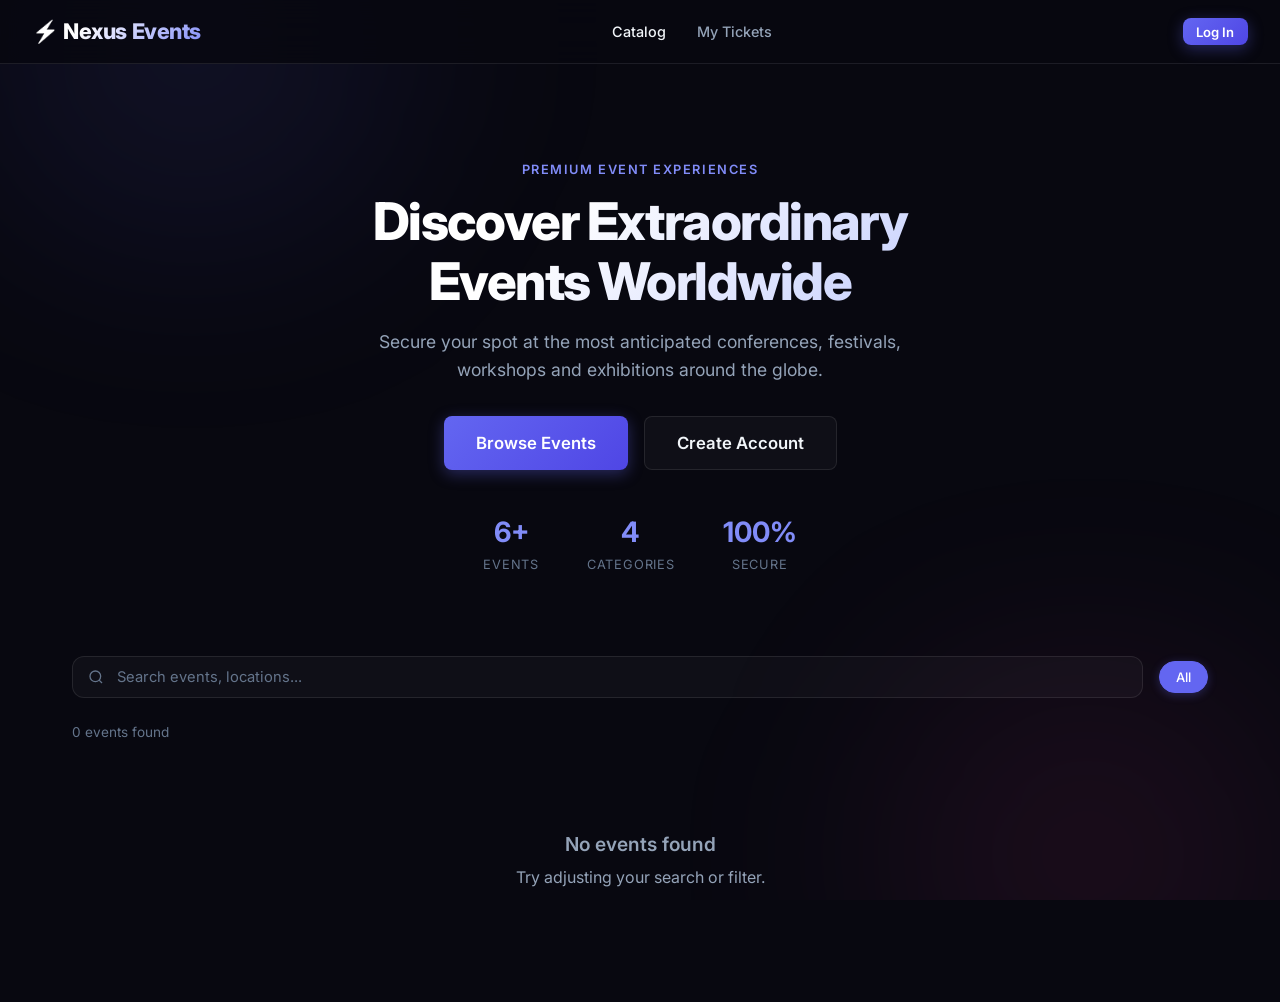
<file: index.html>
<!DOCTYPE html>
<html lang="en">
<head>
    <meta charset="UTF-8">
    <meta name="viewport" content="width=device-width, initial-scale=1.0">
    <title>Nexus Events | Premium Experiences</title>
    <meta name="description" content="Book tickets for the most exclusive conferences, festivals, workshops, and exhibitions worldwide. Discover extraordinary experiences on Nexus Events.">
    <link rel="stylesheet" href="styles/main.css">
</head>
<body>
    <div class="bg-glow"></div>

    <!-- HEADER -->
    <header>
        <a href="index.html" class="logo">⚡ Nexus Events</a>
        <div class="nav-center" id="nav-center">
            <nav>
                <a href="index.html" class="active">Catalog</a>
                <a href="dashboard.html">My Tickets</a>
            </nav>
        </div>
        <div class="nav-right" id="nav-right"></div>
    </header>

    <!-- MAIN -->
    <main>
        <!-- Hero -->
        <section class="hero">
            <p style="font-size:0.8rem; font-weight:600; letter-spacing:0.12em; text-transform:uppercase; color:var(--primary-light); margin-bottom:0.75rem;">
                Premium Event Experiences
            </p>
            <h1>Discover Extraordinary<br>Events Worldwide</h1>
            <p class="hero-subtitle">
                Secure your spot at the most anticipated conferences, festivals, workshops and exhibitions around the globe.
            </p>
            <div style="display:flex; gap:1rem; justify-content:center; flex-wrap:wrap;">
                <a href="#catalog" class="btn btn-primary btn-lg">Browse Events</a>
                <button class="btn btn-secondary btn-lg" onclick="openAuthModal('register')" id="hero-register-btn">Create Account</button>
            </div>
            <div class="hero-stats">
                <div>
                    <div class="hero-stat-value">6+</div>
                    <div class="hero-stat-label">Events</div>
                </div>
                <div>
                    <div class="hero-stat-value">4</div>
                    <div class="hero-stat-label">Categories</div>
                </div>
                <div>
                    <div class="hero-stat-value">100%</div>
                    <div class="hero-stat-label">Secure</div>
                </div>
            </div>
        </section>

        <!-- Catalog -->
        <section id="catalog">
            <div class="search-filter-bar">
                <div class="search-wrapper">
                    <svg class="search-icon" width="16" height="16" viewBox="0 0 24 24" fill="none" stroke="currentColor" stroke-width="2">
                        <circle cx="11" cy="11" r="8"/><path d="m21 21-4.35-4.35"/>
                    </svg>
                    <input
                        type="search"
                        id="catalog-search"
                        class="search-input"
                        placeholder="Search events, locations..."
                        autocomplete="off"
                    >
                </div>
                <div class="filter-tabs" id="filter-tabs">
                    <!-- Injected by app.js -->
                    <button class="filter-tab active" data-category="all">All</button>
                </div>
            </div>

            <div class="results-count" id="results-count"></div>

            <div class="events-grid" id="events-container">
                <!-- Injected by app.js -->
            </div>
        </section>
    </main>

    <!-- AUTH MODAL (Login + Register tabs) -->
    <div class="modal-overlay" id="auth-modal" role="dialog" aria-modal="true" aria-label="Authentication">
        <div class="modal-content">
            <button class="modal-close" onclick="closeAuthModal()" aria-label="Close">&times;</button>

            <div class="modal-tabs">
                <button class="modal-tab active" data-tab="login" onclick="switchAuthTab('login')">Log In</button>
                <button class="modal-tab" data-tab="register" onclick="switchAuthTab('register')">Register</button>
            </div>

            <!-- Login Form -->
            <div class="auth-form-panel" data-panel="login">
                <form onsubmit="handleLogin(event)">
                    <div class="form-group">
                        <label for="login-email">Email</label>
                        <input type="email" id="login-email" class="form-input" placeholder="you@example.com" required>
                    </div>
                    <div class="form-group">
                        <label for="login-pass">Password</label>
                        <input type="password" id="login-pass" class="form-input" placeholder="••••••••" required>
                    </div>
                    <button type="submit" class="btn btn-primary btn-full" style="margin-top:0.5rem;">
                        <span class="btn-text">Log In</span>
                        <div class="loader btn-loader" style="display:none;"></div>
                    </button>
                </form>
                <p style="text-align:center; margin-top:1.25rem; font-size:0.85rem; color:var(--text-muted);">
                    Demo: <code style="color:var(--primary-light)">admin@nexus.com</code> / <code style="color:var(--primary-light)">password123</code>
                </p>
            </div>

            <!-- Register Form -->
            <div class="auth-form-panel" data-panel="register" style="display:none;">
                <form onsubmit="handleRegister(event)">
                    <div class="form-group">
                        <label for="reg-name">Full Name</label>
                        <input type="text" id="reg-name" class="form-input" placeholder="Jane Smith" required>
                    </div>
                    <div class="form-group">
                        <label for="reg-email">Email</label>
                        <input type="email" id="reg-email" class="form-input" placeholder="you@example.com" required>
                    </div>
                    <div class="form-group">
                        <label for="reg-pass">Password</label>
                        <input type="password" id="reg-pass" class="form-input" placeholder="Min. 6 characters" required>
                    </div>
                    <button type="submit" class="btn btn-primary btn-full" style="margin-top:0.5rem;">
                        <span class="btn-text">Create Account</span>
                        <div class="loader btn-loader" style="display:none;"></div>
                    </button>
                </form>
            </div>
        </div>
    </div>

    <script src="scripts/data.js"></script>
    <script src="scripts/app.js"></script>
</body>
</html>
</file>
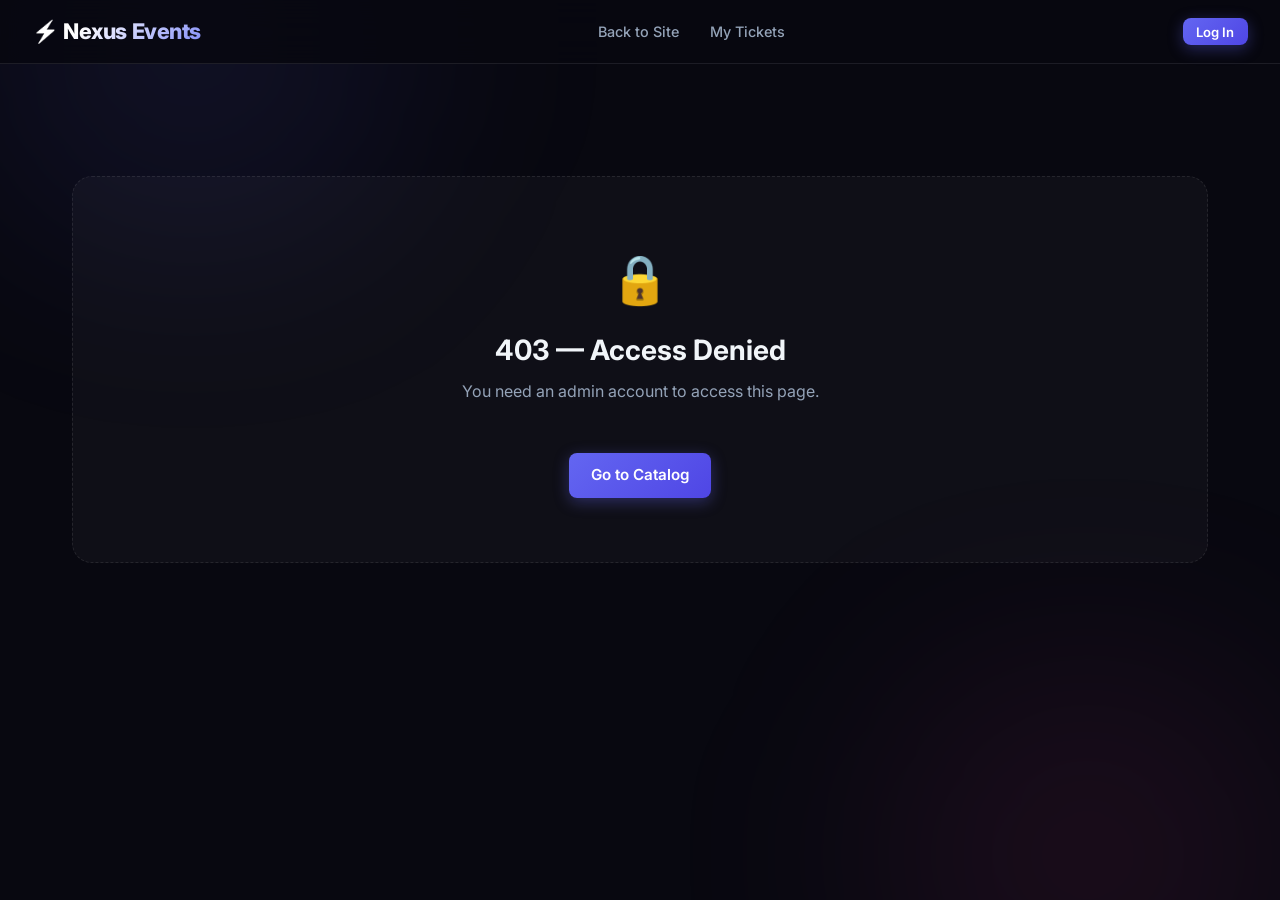
<file: admin.html>
<!DOCTYPE html>
<html lang="en">
<head>
    <meta charset="UTF-8">
    <meta name="viewport" content="width=device-width, initial-scale=1.0">
    <title>Admin Dashboard | Nexus Events</title>
    <meta name="description" content="Manage events and bookings for Nexus Events.">
    <link rel="stylesheet" href="styles/main.css">
</head>
<body>
    <div class="bg-glow"></div>

    <!-- HEADER -->
    <header>
        <a href="index.html" class="logo">⚡ Nexus Events</a>
        <div class="nav-center">
            <nav>
                <a href="index.html">Back to Site</a>
                <a href="dashboard.html">My Tickets</a>
            </nav>
        </div>
        <div class="nav-right" id="nav-right"></div>
    </header>

    <main id="admin-main">
        <div style="display:flex; justify-content:center; padding:4rem;">
            <div class="loader loader-lg"></div>
        </div>
    </main>

    <script src="scripts/data.js"></script>
    <script src="scripts/app.js"></script>
    <script>
    document.addEventListener('DOMContentLoaded', async () => {
        renderNav();

        const user = getCurrentUser();
        const main = document.getElementById('admin-main');

        if (!user || !user.is_admin) {
            main.innerHTML = `
                <div class="empty-state" style="margin-top:4rem;">
                    <div style="font-size:3rem;margin-bottom:1rem;">🔒</div>
                    <h2>403 — Access Denied</h2>
                    <p>You need an admin account to access this page.</p>
                    <a href="index.html" class="btn btn-primary" style="margin-top:1.5rem;">Go to Catalog</a>
                </div>
            `;
            return;
        }

        renderAdminDashboard(main);
    });


    // =====================================================================
    // RENDER ADMIN DASHBOARD
    // =====================================================================
    function renderAdminDashboard(container) {
        container.innerHTML = `
            <div style="display:flex; justify-content:space-between; align-items:center; margin-bottom:2rem; flex-wrap:wrap; gap:1rem;">
                <h1 style="font-size:2rem;">Admin Dashboard</h1>
                <span style="color:var(--text-muted); font-size:0.85rem;">Logged in as Admin</span>
            </div>

            <div class="admin-layout">
                <!-- Sidebar: Create Event Form -->
                <div class="admin-sidebar">
                    <h3 style="margin-bottom:1.5rem; padding-bottom:0.75rem; border-bottom:1px solid var(--border-color);">
                        Create New Event
                    </h3>
                    <form id="create-event-form" onsubmit="handleCreateEvent(event)">
                        <div class="form-group">
                            <label>Event ID <span style="color:var(--text-muted); font-weight:400;">(e.g., evt-007)</span></label>
                            <input type="text" id="ev-id" class="form-input" placeholder="evt-007" required pattern="[a-z0-9\\-]+">
                        </div>
                        <div class="form-group">
                            <label>Title</label>
                            <input type="text" id="ev-title" class="form-input" placeholder="Event name" required>
                        </div>
                        <div class="form-group">
                            <label>Category</label>
                            <select id="ev-category" class="form-input" required>
                                <option value="">Select category...</option>
                                <option value="Conference">Conference</option>
                                <option value="Festival">Festival</option>
                                <option value="Workshop">Workshop</option>
                                <option value="Exhibition">Exhibition</option>
                                <option value="General">General</option>
                            </select>
                        </div>
                        <div class="form-group">
                            <label>Date</label>
                            <input type="date" id="ev-date" class="form-input" required>
                        </div>
                        <div class="form-group">
                            <label>Time</label>
                            <input type="text" id="ev-time" class="form-input" placeholder="09:00 AM" required>
                        </div>
                        <div class="form-group">
                            <label>Location</label>
                            <input type="text" id="ev-loc" class="form-input" placeholder="Venue, City" required>
                        </div>
                        <div class="form-group">
                            <label>Price (USD)</label>
                            <input type="number" id="ev-price" class="form-input" step="0.01" min="0" placeholder="99.00" required>
                        </div>
                        <div class="form-group">
                            <label>Total Tickets</label>
                            <input type="number" id="ev-tickets" class="form-input" min="1" placeholder="500" required>
                        </div>
                        <div class="form-group">
                            <label>Image URL <span style="color:var(--text-muted); font-weight:400;">(optional)</span></label>
                            <input type="url" id="ev-image" class="form-input" placeholder="https://...">
                        </div>
                        <div class="form-group">
                            <label>Description</label>
                            <textarea id="ev-desc" class="form-input" rows="4" placeholder="Describe your event..."></textarea>
                        </div>
                        <button type="submit" class="btn btn-primary btn-full" id="create-btn">
                            <span class="btn-text">Create Event</span>
                            <div class="loader btn-loader" style="display:none;"></div>
                        </button>
                    </form>
                </div>

                <!-- Main panel: Tabs for Events & Bookings -->
                <div class="admin-panel">
                    <!-- Stats -->
                    <div class="admin-stats" id="admin-stats">
                        <div class="admin-stat">
                            <div class="admin-stat-num" id="stat-events">—</div>
                            <div class="admin-stat-label">Total Events</div>
                        </div>
                        <div class="admin-stat">
                            <div class="admin-stat-num" id="stat-bookings">—</div>
                            <div class="admin-stat-label">Total Bookings</div>
                        </div>
                        <div class="admin-stat">
                            <div class="admin-stat-num" id="stat-revenue">—</div>
                            <div class="admin-stat-label">Revenue</div>
                        </div>
                    </div>

                    <!-- Tabs -->
                    <div class="admin-tabs">
                        <button class="admin-tab-btn active" onclick="switchAdminTab('events', this)">Events</button>
                        <button class="admin-tab-btn" onclick="switchAdminTab('bookings', this)">All Bookings</button>
                    </div>

                    <!-- Events Tab -->
                    <div class="admin-tab-content active" id="admin-tab-events">
                        <div class="admin-panel-body">
                            <table class="data-table">
                                <thead>
                                    <tr>
                                        <th>Event</th>
                                        <th>Category</th>
                                        <th>Date</th>
                                        <th>Price</th>
                                        <th>Sold / Total</th>
                                        <th>Actions</th>
                                    </tr>
                                </thead>
                                <tbody id="admin-events-tbody">
                                    <tr><td colspan="6" style="text-align:center; padding:2rem; color:var(--text-muted);">
                                        <div class="loader" style="display:inline-block; margin-right:0.5rem;"></div>Loading...
                                    </td></tr>
                                </tbody>
                            </table>
                        </div>
                    </div>

                    <!-- Bookings Tab -->
                    <div class="admin-tab-content" id="admin-tab-bookings">
                        <div class="admin-panel-body">
                            <table class="data-table">
                                <thead>
                                    <tr>
                                        <th>Booking ID</th>
                                        <th>Event</th>
                                        <th>Customer</th>
                                        <th>Qty</th>
                                        <th>Total Paid</th>
                                        <th>Date</th>
                                    </tr>
                                </thead>
                                <tbody id="admin-bookings-tbody">
                                    <tr><td colspan="6" style="text-align:center; padding:2rem; color:var(--text-muted);">
                                        <div class="loader" style="display:inline-block; margin-right:0.5rem;"></div>Loading...
                                    </td></tr>
                                </tbody>
                            </table>
                        </div>
                    </div>
                </div>
            </div>
        `;

        loadAdminData();
    }


    // =====================================================================
    // TAB SWITCHING
    // =====================================================================
    function switchAdminTab(tabName, btn) {
        document.querySelectorAll('.admin-tab-btn').forEach(b => b.classList.remove('active'));
        document.querySelectorAll('.admin-tab-content').forEach(c => c.classList.remove('active'));
        btn.classList.add('active');
        document.getElementById(`admin-tab-${tabName}`)?.classList.add('active');
    }


    // =====================================================================
    // LOAD ADMIN DATA
    // =====================================================================
    async function loadAdminData() {
        const [events, bookings] = await Promise.all([
            getEvents(),
            getAllBookings()
        ]);

        // Stats
        const totalRevenue = bookings.reduce((sum, b) => sum + (b.totalPaid || 0), 0);
        document.getElementById('stat-events').textContent   = events.length;
        document.getElementById('stat-bookings').textContent = bookings.length;
        document.getElementById('stat-revenue').textContent  = formatCurrency(totalRevenue);

        renderEventsTable(events);
        renderBookingsTable(bookings);
    }

    function renderEventsTable(events) {
        const tbody = document.getElementById('admin-events-tbody');
        if (!events.length) {
            tbody.innerHTML = '<tr><td colspan="6" style="text-align:center; padding:2rem; color:var(--text-muted);">No events yet. Create one!</td></tr>';
            return;
        }
        tbody.innerHTML = events.map(e => {
            const pct = e.totalTickets > 0 ? Math.round((e.soldTickets / e.totalTickets) * 100) : 0;
            return `
                <tr>
                    <td>
                        <div style="font-weight:600; max-width:200px;">${e.title}</div>
                        <div style="font-size:0.75rem; color:var(--text-muted); font-family:monospace;">${e.id}</div>
                    </td>
                    <td>${categoryBadgeHTML(e.category)}</td>
                    <td style="white-space:nowrap;">${formatDateShort(e.date)}</td>
                    <td>${formatCurrency(e.price)}</td>
                    <td>
                        <div style="margin-bottom:0.3rem; font-size:0.85rem;">${e.soldTickets} / ${e.totalTickets} <span style="color:var(--text-muted);">(${pct}%)</span></div>
                        <div class="availability-bar" style="width:120px;">
                            <div class="availability-fill ${pct >= 90 ? 'low' : ''}" style="width:${pct}%;"></div>
                        </div>
                    </td>
                    <td>
                        <button class="btn btn-danger btn-sm" onclick="handleDeleteEvent('${e.id}', '${e.title.replace(/'/g, "\\'")}')">Delete</button>
                    </td>
                </tr>
            `;
        }).join('');
    }

    function renderBookingsTable(bookings) {
        const tbody = document.getElementById('admin-bookings-tbody');
        if (!bookings.length) {
            tbody.innerHTML = '<tr><td colspan="6" style="text-align:center; padding:2rem; color:var(--text-muted);">No bookings yet.</td></tr>';
            return;
        }
        tbody.innerHTML = bookings.map(b => `
            <tr>
                <td style="font-family:monospace; font-size:0.8rem;">${b.bookingId}</td>
                <td>
                    <div style="font-weight:600; max-width:180px;">${b.eventTitle}</div>
                    <div style="font-size:0.75rem; color:var(--text-muted);">${formatDateShort(b.eventDate)}</div>
                </td>
                <td>
                    <div style="font-weight:500;">${b.purchaser?.name || 'N/A'}</div>
                    <div style="font-size:0.75rem; color:var(--text-muted);">${b.purchaser?.email || ''}</div>
                </td>
                <td style="text-align:center; font-weight:600;">${b.quantity}</td>
                <td style="color:var(--success); font-weight:600;">${formatCurrency(b.totalPaid)}</td>
                <td style="font-size:0.8rem; color:var(--text-muted); white-space:nowrap;">
                    ${b.purchasedAt ? new Date(b.purchasedAt).toLocaleDateString('en-US', {month:'short',day:'numeric',year:'numeric'}) : '—'}
                </td>
            </tr>
        `).join('');
    }


    // =====================================================================
    // CREATE EVENT
    // =====================================================================
    async function handleCreateEvent(e) {
        e.preventDefault();
        const btn = document.getElementById('create-btn');
        setButtonLoading(btn, true);

        const eventData = {
            id:            document.getElementById('ev-id').value.trim(),
            title:         document.getElementById('ev-title').value.trim(),
            category:      document.getElementById('ev-category').value,
            date:          document.getElementById('ev-date').value,
            time:          document.getElementById('ev-time').value.trim(),
            location:      document.getElementById('ev-loc').value.trim(),
            price:         parseFloat(document.getElementById('ev-price').value),
            total_tickets: parseInt(document.getElementById('ev-tickets').value),
            image:         document.getElementById('ev-image').value.trim(),
            description:   document.getElementById('ev-desc').value.trim()
        };

        const result = await createEvent(eventData);
        setButtonLoading(btn, false);

        if (result.success) {
            toast(`Event "${eventData.title}" created!`, 'success');
            document.getElementById('create-event-form').reset();
            await loadAdminData();
        } else {
            toast(result.error || 'Failed to create event', 'error');
        }
    }


    // =====================================================================
    // DELETE EVENT
    // =====================================================================
    async function handleDeleteEvent(id, title) {
        // Simple confirm dialog — in production you'd use a custom modal
        if (!confirm(`Delete "${title}"?\n\nThis action cannot be undone.`)) return;

        const result = await deleteEvent(id);
        if (result.success) {
            toast(`Event "${title}" deleted.`, 'info');
            await loadAdminData();
        } else {
            toast(result.error || 'Failed to delete event', 'error');
        }
    }
    </script>
</body>
</html>
</file>
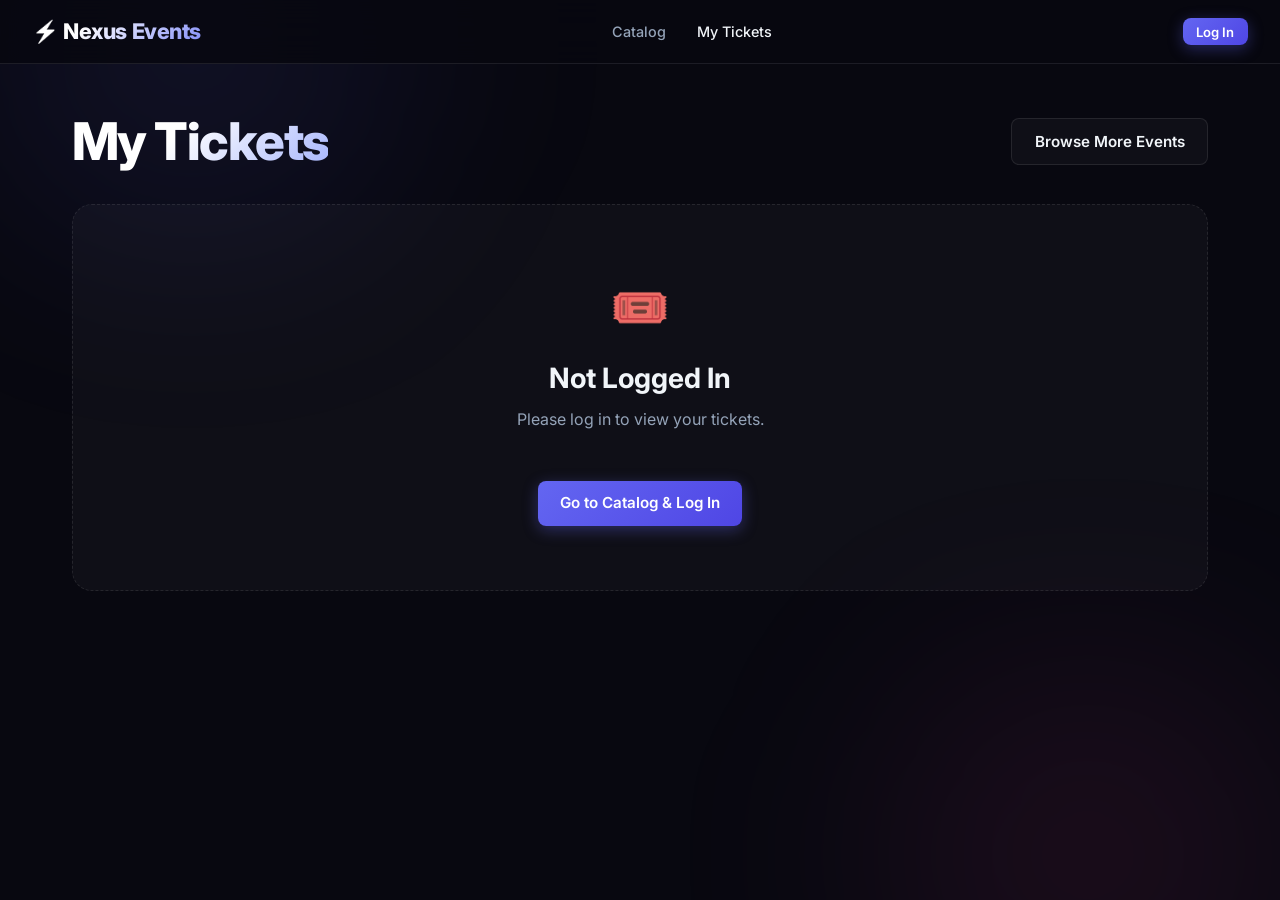
<file: dashboard.html>
<!DOCTYPE html>
<html lang="en">
<head>
    <meta charset="UTF-8">
    <meta name="viewport" content="width=device-width, initial-scale=1.0">
    <title>My Tickets | Nexus Events</title>
    <meta name="description" content="View and manage your event tickets on Nexus Events.">
    <link rel="stylesheet" href="styles/main.css">
</head>
<body>
    <div class="bg-glow"></div>

    <!-- HEADER -->
    <header>
        <a href="index.html" class="logo">⚡ Nexus Events</a>
        <div class="nav-center">
            <nav>
                <a href="index.html">Catalog</a>
                <a href="dashboard.html" class="active">My Tickets</a>
            </nav>
        </div>
        <div class="nav-right" id="nav-right"></div>
    </header>

    <main>
        <div class="tickets-header">
            <h1>My Tickets</h1>
            <a href="index.html" class="btn btn-secondary">Browse More Events</a>
        </div>

        <div id="tickets-container">
            <div style="display:flex; justify-content:center; padding:4rem;">
                <div class="loader loader-lg"></div>
            </div>
        </div>
    </main>

    <script src="scripts/data.js"></script>
    <script src="scripts/app.js"></script>
    <script>
        document.addEventListener('DOMContentLoaded', async () => {
            renderNav();

            const container = document.getElementById('tickets-container');
            const user = getCurrentUser();

            if (!user) {
                container.innerHTML = `
                    <div class="empty-state">
                        <div style="font-size:3rem; margin-bottom:1rem;">🎟️</div>
                        <h2>Not Logged In</h2>
                        <p>Please log in to view your tickets.</p>
                        <a href="index.html" class="btn btn-primary" style="margin-top:1.5rem;">Go to Catalog &amp; Log In</a>
                    </div>
                `;
                return;
            }

            // Handle Stripe success redirect
            const params    = new URLSearchParams(window.location.search);
            const sessionId = params.get('session_id');
            const bookingId = params.get('booking_id');  // dev mode
            const devMode   = params.get('dev') === '1';

            if (sessionId || bookingId) {
                window.history.replaceState({}, '', 'dashboard.html');
            }

            if (sessionId) {
                try {
                    const res = await fetch('http://127.0.0.1:5000/api/complete-booking', {
                        method: 'POST',
                        headers: {
                            'Content-Type': 'application/json',
                            ...getAuthHeaders()
                        },
                        body: JSON.stringify({ session_id: sessionId })
                    });
                    const data = await res.json();
                    if (data.success) {
                        toast('🎉 Payment confirmed! Your ticket is booked.', 'success', 6000);
                    } else {
                        toast('Payment verification failed: ' + (data.error || 'Unknown error'), 'error', 8000);
                    }
                } catch (e) {
                    console.error(e);
                    toast('Could not verify payment with server.', 'error');
                }
            }

            if (devMode && bookingId) {
                toast('🎉 Booking confirmed! (Dev mode — no real payment)', 'success', 6000);
            }

            await loadTickets(container);
        });

        async function loadTickets(container) {
            const result = await getUserTickets();

            // Handle error objects vs arrays
            if (result && result.error) {
                if (result.error === 'unauthorized') {
                    container.innerHTML = `
                        <div class="empty-state">
                            <div style="font-size:3rem; margin-bottom:1rem;">🔒</div>
                            <h2>Session Expired</h2>
                            <p>Your session has expired. Please log in again.</p>
                            <a href="index.html" class="btn btn-primary" style="margin-top:1.5rem;">Go to Catalog</a>
                        </div>
                    `;
                } else {
                    container.innerHTML = `
                        <div class="empty-state">
                            <h2>Could Not Load Tickets</h2>
                            <p>Make sure the backend server is running, then refresh.</p>
                            <button class="btn btn-secondary" style="margin-top:1.5rem;" onclick="location.reload()">Refresh</button>
                        </div>
                    `;
                }
                return;
            }

            const tickets = Array.isArray(result) ? result : [];

            if (tickets.length === 0) {
                container.innerHTML = `
                    <div class="empty-state">
                        <div style="font-size:3rem; margin-bottom:1rem;">🎟️</div>
                        <h2>No tickets yet</h2>
                        <p>You haven't booked any events. Start exploring!</p>
                        <a href="index.html" class="btn btn-primary" style="margin-top:1.5rem;">Browse Events</a>
                    </div>
                `;
                return;
            }

            container.innerHTML = '';
            tickets.forEach(ticket => {
                const upcoming = isUpcoming(ticket.eventDate);
                const qrCells  = Array.from({ length: 25 }, () =>
                    `<div class="qr-cell" style="opacity:${Math.random() > 0.35 ? 1 : 0}"></div>`
                ).join('');

                const el = document.createElement('div');
                el.className = 'ticket-stub';
                el.innerHTML = `
                    <div class="ticket-main">
                        ${ticket.eventImage
                            ? `<img src="${ticket.eventImage}" alt="${ticket.eventTitle}" class="ticket-event-img" loading="lazy">`
                            : `<div class="ticket-event-img" style="background:var(--bg-surface-2);display:flex;align-items:center;justify-content:center;font-size:1.5rem;">🎟️</div>`
                        }
                        <div class="ticket-info">
                            <div style="display:flex; align-items:center; gap:0.75rem; margin-bottom:0.35rem; flex-wrap:wrap;">
                                <span class="ticket-status-badge ${upcoming ? 'status-upcoming' : 'status-past'}">
                                    ${upcoming ? '● Upcoming' : '✓ Attended'}
                                </span>
                                ${categoryBadgeHTML(ticket.eventCategory)}
                            </div>
                            <div class="ticket-event-name">${ticket.eventTitle}</div>
                            <div class="ticket-event-date">${formatDate(ticket.eventDate)}</div>
                            <div class="event-meta" style="font-size:0.82rem; margin-bottom:1rem;">
                                <svg width="13" height="13" viewBox="0 0 24 24" fill="currentColor"><path d="M12 2C8.13 2 5 5.13 5 9c0 5.25 7 13 7 13s7-7.75 7-13c0-3.87-3.13-7-7-7zm0 9.5c-1.38 0-2.5-1.12-2.5-2.5s1.12-2.5 2.5-2.5 2.5 1.12 2.5 2.5-1.12 2.5-2.5 2.5z"/></svg>
                                ${ticket.eventLocation || ''}
                            </div>
                            <div class="ticket-meta-grid">
                                <div class="ticket-meta-item">
                                    <div class="label">Ticket Holder</div>
                                    <div class="value">${ticket.purchaser?.name || 'N/A'}</div>
                                </div>
                                <div class="ticket-meta-item">
                                    <div class="label">Quantity</div>
                                    <div class="value">${ticket.quantity} × General</div>
                                </div>
                                <div class="ticket-meta-item">
                                    <div class="label">Total Paid</div>
                                    <div class="value" style="color:var(--success)">${formatCurrency(ticket.totalPaid)}</div>
                                </div>
                            </div>
                            <div style="margin-top:1rem; font-size:0.72rem; color:var(--text-muted); font-family:monospace;">
                                ${ticket.bookingId}
                            </div>
                        </div>
                    </div>
                    <div class="ticket-perforation"></div>
                    <div class="ticket-qr">
                        <div class="qr-mock">${qrCells}</div>
                        <div class="ticket-id-label">${ticket.bookingId}</div>
                    </div>
                `;
                container.appendChild(el);
            });
        }
    </script>
</body>
</html>
</file>
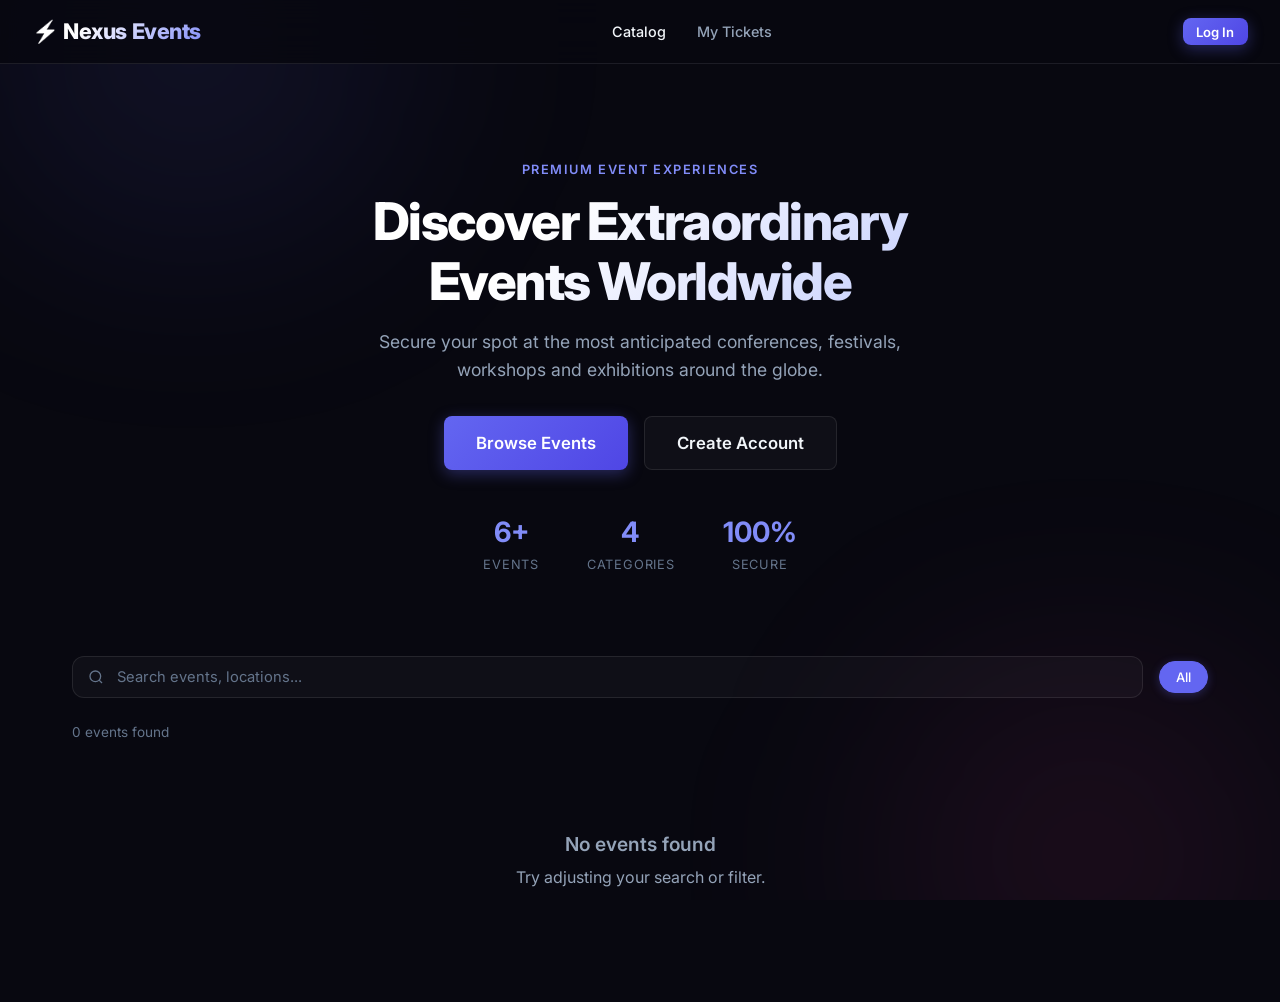
<file: event.html>
<!DOCTYPE html>
<html lang="en">
<head>
    <meta charset="UTF-8">
    <meta name="viewport" content="width=device-width, initial-scale=1.0">
    <title>Event Details | Nexus Events</title>
    <meta name="description" content="View event details and book your tickets on Nexus Events.">
    <link rel="stylesheet" href="styles/main.css">
</head>
<body>
    <div class="bg-glow"></div>

    <!-- HEADER -->
    <header>
        <a href="index.html" class="logo">⚡ Nexus Events</a>
        <div class="nav-center">
            <nav>
                <a href="index.html">Catalog</a>
                <a href="dashboard.html">My Tickets</a>
            </nav>
        </div>
        <div class="nav-right" id="nav-right"></div>
    </header>

    <!-- MAIN -->
    <main>
        <div id="event-detail-wrapper">
            <!-- Injected by checkout.js -->
        </div>
    </main>

    <!-- AUTH MODAL (for unauthenticated users clicking "Log In to Book") -->
    <div class="modal-overlay" id="auth-modal" role="dialog" aria-modal="true" aria-label="Authentication">
        <div class="modal-content">
            <button class="modal-close" onclick="closeAuthModal()" aria-label="Close">&times;</button>

            <div class="modal-tabs">
                <button class="modal-tab active" data-tab="login" onclick="switchAuthTab('login')">Log In</button>
                <button class="modal-tab" data-tab="register" onclick="switchAuthTab('register')">Register</button>
            </div>

            <!-- Login Form -->
            <div class="auth-form-panel" data-panel="login">
                <form onsubmit="handleLoginAndRefresh(event)">
                    <div class="form-group">
                        <label for="login-email">Email</label>
                        <input type="email" id="login-email" class="form-input" placeholder="you@example.com" required>
                    </div>
                    <div class="form-group">
                        <label for="login-pass">Password</label>
                        <input type="password" id="login-pass" class="form-input" placeholder="••••••••" required>
                    </div>
                    <button type="submit" class="btn btn-primary btn-full" style="margin-top:0.5rem;">
                        <span class="btn-text">Log In</span>
                        <div class="loader btn-loader" style="display:none;"></div>
                    </button>
                </form>
            </div>

            <!-- Register Form -->
            <div class="auth-form-panel" data-panel="register" style="display:none;">
                <form onsubmit="handleRegisterAndRefresh(event)">
                    <div class="form-group">
                        <label for="reg-name">Full Name</label>
                        <input type="text" id="reg-name" class="form-input" placeholder="Jane Smith" required>
                    </div>
                    <div class="form-group">
                        <label for="reg-email">Email</label>
                        <input type="email" id="reg-email" class="form-input" placeholder="you@example.com" required>
                    </div>
                    <div class="form-group">
                        <label for="reg-pass">Password</label>
                        <input type="password" id="reg-pass" class="form-input" placeholder="Min. 6 characters" required>
                    </div>
                    <button type="submit" class="btn btn-primary btn-full" style="margin-top:0.5rem;">
                        <span class="btn-text">Create Account</span>
                        <div class="loader btn-loader" style="display:none;"></div>
                    </button>
                </form>
            </div>
        </div>
    </div>

    <script src="scripts/data.js"></script>
    <script src="scripts/app.js"></script>
    <script src="scripts/checkout.js"></script>
    <script>
        // After logging in from event page, re-render the booking panel
        async function handleLoginAndRefresh(e) {
            e.preventDefault();
            const btn   = e.target.querySelector('button[type="submit"]');
            const email = document.getElementById('login-email').value.trim();
            const pass  = document.getElementById('login-pass').value;
            setButtonLoading(btn, true);
            const res = await loginUser(email, pass);
            setButtonLoading(btn, false);
            if (res.success) {
                closeAuthModal();
                toast(`Welcome back, ${res.user?.name || 'User'}!`, 'success');
                renderNav();
                // Re-render detail so the booking button appears
                const params = new URLSearchParams(window.location.search);
                await renderEventDetail(params.get('id'));
            } else {
                toast(res.error, 'error');
            }
        }

        async function handleRegisterAndRefresh(e) {
            e.preventDefault();
            const btn  = e.target.querySelector('button[type="submit"]');
            const name  = document.getElementById('reg-name').value.trim();
            const email = document.getElementById('reg-email').value.trim();
            const pass  = document.getElementById('reg-pass').value;
            setButtonLoading(btn, true);
            const res = await registerUser(name, email, pass);
            if (res.success) {
                const lr = await loginUser(email, pass);
                setButtonLoading(btn, false);
                if (lr.success) {
                    closeAuthModal();
                    toast(`Welcome, ${name}!`, 'success');
                    renderNav();
                    const params = new URLSearchParams(window.location.search);
                    await renderEventDetail(params.get('id'));
                }
            } else {
                setButtonLoading(btn, false);
                toast(res.error, 'error');
            }
        }

        // Close modal on overlay click
        document.addEventListener('click', (e) => {
            const modal = document.getElementById('auth-modal');
            if (modal && e.target === modal) closeAuthModal();
        });
    </script>
</body>
</html>
</file>
<file: styles/main.css>
@import url('https://fonts.googleapis.com/css2?family=Inter:wght@300;400;500;600;700;800&display=swap');

/* =========================================================
   DESIGN TOKENS
   ========================================================= */
:root {
  --bg-color:           #080810;
  --bg-surface:         rgba(255, 255, 255, 0.03);
  --bg-surface-2:       rgba(255, 255, 255, 0.06);
  --bg-surface-hover:   rgba(255, 255, 255, 0.08);
  --border-color:       rgba(255, 255, 255, 0.09);
  --border-hover:       rgba(255, 255, 255, 0.2);

  --primary:        #6366f1;
  --primary-dark:   #4f46e5;
  --primary-light:  #818cf8;
  --secondary:      #ec4899;
  --secondary-dark: #db2777;

  --text-primary:   #f1f5f9;
  --text-secondary: #94a3b8;
  --text-muted:     #64748b;

  --success:  #10b981;
  --danger:   #ef4444;
  --warning:  #f59e0b;
  --info:     #3b82f6;

  --font:       'Inter', sans-serif;
  --ease-out:   cubic-bezier(0.16, 1, 0.3, 1);
  --transition: 0.2s ease-out;

  --radius-sm:  8px;
  --radius-md:  12px;
  --radius-lg:  20px;
  --radius-xl:  28px;
}

/* =========================================================
   RESET & BASE
   ========================================================= */
*, *::before, *::after { box-sizing: border-box; margin: 0; padding: 0; }

html { scroll-behavior: smooth; }

body {
  background-color: var(--bg-color);
  color: var(--text-primary);
  font-family: var(--font);
  line-height: 1.6;
  -webkit-font-smoothing: antialiased;
  -moz-osx-font-smoothing: grayscale;
  min-height: 100vh;
  display: flex;
  flex-direction: column;
}

a { color: inherit; text-decoration: none; }
img { max-width: 100%; }
button { font-family: var(--font); }

/* =========================================================
   BACKGROUND GLOW EFFECT
   ========================================================= */
.bg-glow {
  position: fixed; top: 0; left: 0;
  width: 100%; height: 100%;
  overflow: hidden; z-index: -1; pointer-events: none;
}
.bg-glow::before {
  content: '';
  position: absolute; top: -25%; left: -15%;
  width: 60%; height: 60%;
  background: radial-gradient(circle, rgba(99,102,241,0.12) 0%, transparent 70%);
  filter: blur(80px);
  animation: glow-drift-1 18s ease-in-out infinite alternate;
}
.bg-glow::after {
  content: '';
  position: absolute; bottom: -25%; right: -15%;
  width: 60%; height: 60%;
  background: radial-gradient(circle, rgba(236,72,153,0.1) 0%, transparent 70%);
  filter: blur(80px);
  animation: glow-drift-2 22s ease-in-out infinite alternate;
}
@keyframes glow-drift-1 {
  from { transform: translate(0, 0); }
  to   { transform: translate(6%, 10%); }
}
@keyframes glow-drift-2 {
  from { transform: translate(0, 0); }
  to   { transform: translate(-8%, -6%); }
}

/* =========================================================
   LAYOUT — HEADER
   ========================================================= */
header {
  padding: 0 2rem;
  height: 64px;
  display: flex;
  justify-content: space-between;
  align-items: center;
  border-bottom: 1px solid var(--border-color);
  background: rgba(8, 8, 16, 0.85);
  backdrop-filter: blur(16px);
  -webkit-backdrop-filter: blur(16px);
  position: sticky; top: 0; z-index: 200;
}

.logo {
  font-size: 1.35rem;
  font-weight: 800;
  letter-spacing: -0.02em;
  background: linear-gradient(135deg, #fff 30%, var(--primary-light));
  -webkit-background-clip: text;
  -webkit-text-fill-color: transparent;
  background-clip: text;
  flex-shrink: 0;
}

.nav-center {
  display: flex;
  align-items: center;
  gap: 0.25rem;
}

nav a {
  color: var(--text-secondary);
  font-size: 0.9rem;
  font-weight: 500;
  padding: 0.45rem 0.85rem;
  border-radius: var(--radius-sm);
  transition: color var(--transition), background var(--transition);
}
nav a:hover { color: var(--text-primary); background: var(--bg-surface-2); }
nav a.active { color: var(--text-primary); }

.nav-right {
  display: flex;
  align-items: center;
  gap: 0.75rem;
  flex-shrink: 0;
}
.nav-user-name {
  font-size: 0.85rem;
  color: var(--text-secondary);
  font-weight: 500;
}

/* =========================================================
   LAYOUT — MAIN
   ========================================================= */
main {
  flex: 1;
  padding: 3rem 2rem;
  max-width: 1200px;
  margin: 0 auto;
  width: 100%;
}

/* =========================================================
   TYPOGRAPHY
   ========================================================= */
h1 {
  font-size: clamp(2rem, 5vw, 3.25rem);
  font-weight: 800;
  line-height: 1.15;
  letter-spacing: -0.03em;
  background: linear-gradient(135deg, #fff 40%, #a5b4fc 100%);
  -webkit-background-clip: text;
  -webkit-text-fill-color: transparent;
  background-clip: text;
}
h2 { font-size: 1.75rem; font-weight: 700; line-height: 1.2; }
h3 { font-size: 1.2rem;  font-weight: 600; line-height: 1.3; }

/* =========================================================
   BUTTONS
   ========================================================= */
.btn {
  display: inline-flex;
  align-items: center;
  justify-content: center;
  gap: 0.5rem;
  padding: 0.65rem 1.4rem;
  border-radius: var(--radius-sm);
  font-family: var(--font);
  font-weight: 600;
  font-size: 0.95rem;
  cursor: pointer;
  transition: all var(--transition);
  border: none; outline: none;
  white-space: nowrap;
  text-decoration: none;
  position: relative;
  overflow: hidden;
}

.btn-primary {
  background: linear-gradient(135deg, var(--primary), var(--primary-dark));
  color: #fff;
  box-shadow: 0 4px 15px rgba(99,102,241,0.35);
}
.btn-primary:hover {
  transform: translateY(-2px);
  box-shadow: 0 8px 25px rgba(99,102,241,0.5);
}
.btn-primary:active { transform: translateY(0); }
.btn-primary:disabled {
  opacity: 0.5; cursor: not-allowed;
  transform: none; box-shadow: none;
}

.btn-secondary {
  background: var(--bg-surface);
  color: var(--text-primary);
  border: 1px solid var(--border-color);
}
.btn-secondary:hover {
  background: var(--bg-surface-hover);
  border-color: var(--border-hover);
}

.btn-danger {
  background: rgba(239,68,68,0.1);
  color: var(--danger);
  border: 1px solid rgba(239,68,68,0.3);
}
.btn-danger:hover {
  background: rgba(239,68,68,0.2);
  border-color: rgba(239,68,68,0.6);
}

.btn-sm { padding: 0.35rem 0.85rem; font-size: 0.82rem; }
.btn-lg { padding: 0.85rem 2rem; font-size: 1.05rem; }
.btn-full { width: 100%; }

/* =========================================================
   SPINNER / LOADER
   ========================================================= */
.loader {
  display: inline-block;
  width: 20px;
  height: 20px;
  border: 2.5px solid rgba(255, 255, 255, 0.2);
  border-top-color: #fff;
  border-radius: 50%;
  animation: spin 0.75s linear infinite;
  flex-shrink: 0;
}
.loader-lg {
  width: 40px;
  height: 40px;
  border-width: 3px;
  border-top-color: var(--primary);
}
@keyframes spin {
  to { transform: rotate(360deg); }
}

/* =========================================================
   SKELETON LOADERS
   ========================================================= */
.skeleton {
  background: linear-gradient(
    90deg,
    rgba(255,255,255,0.04) 25%,
    rgba(255,255,255,0.09) 50%,
    rgba(255,255,255,0.04) 75%
  );
  background-size: 200% 100%;
  animation: shimmer 1.6s infinite;
  border-radius: var(--radius-sm);
}
@keyframes shimmer {
  from { background-position: 200% 0; }
  to   { background-position: -200% 0; }
}

.skeleton-card {
  background: var(--bg-surface);
  border: 1px solid var(--border-color);
  border-radius: var(--radius-md);
  overflow: hidden;
}
.skeleton-img  { height: 200px; }
.skeleton-body { padding: 1.5rem; }
.skeleton-line {
  height: 14px;
  margin-bottom: 0.75rem;
  border-radius: 4px;
}
.skeleton-line-lg   { height: 20px; width: 75%; }
.skeleton-line-md   { height: 13px; width: 55%; }
.skeleton-line-sm   { height: 12px; width: 35%; }
.skeleton-line-full { width: 100%; }

/* =========================================================
   TOAST NOTIFICATIONS
   ========================================================= */
#toast-container {
  position: fixed;
  bottom: 1.5rem;
  right: 1.5rem;
  z-index: 9999;
  display: flex;
  flex-direction: column;
  gap: 0.75rem;
  pointer-events: none;
}

.toast {
  display: flex;
  align-items: center;
  gap: 0.75rem;
  background: rgba(15, 15, 25, 0.95);
  border: 1px solid var(--border-color);
  border-radius: var(--radius-md);
  padding: 0.85rem 1.25rem;
  min-width: 280px;
  max-width: 360px;
  backdrop-filter: blur(16px);
  pointer-events: all;
  transform: translateX(120%);
  transition: transform 0.4s var(--ease-out), opacity 0.3s ease;
  opacity: 0;
  box-shadow: 0 8px 32px rgba(0,0,0,0.4);
}
.toast.show { transform: translateX(0); opacity: 1; }
.toast.hide { transform: translateX(120%); opacity: 0; }

.toast-icon {
  width: 20px; height: 20px;
  flex-shrink: 0;
  border-radius: 50%;
  display: flex; align-items: center; justify-content: center;
  font-size: 0.75rem; font-weight: 700;
}
.toast-msg { font-size: 0.88rem; font-weight: 500; flex: 1; }
.toast-close {
  background: none; border: none; cursor: pointer;
  color: var(--text-muted); font-size: 1.1rem; line-height: 1;
  transition: color var(--transition);
  padding: 0;
}
.toast-close:hover { color: var(--text-primary); }

.toast-success { border-color: rgba(16,185,129,0.3); }
.toast-success .toast-icon { background: rgba(16,185,129,0.15); color: var(--success); }
.toast-error   { border-color: rgba(239,68,68,0.3); }
.toast-error   .toast-icon { background: rgba(239,68,68,0.15); color: var(--danger); }
.toast-info    { border-color: rgba(99,102,241,0.3); }
.toast-info    .toast-icon { background: rgba(99,102,241,0.15); color: var(--primary-light); }
.toast-warning { border-color: rgba(245,158,11,0.3); }
.toast-warning .toast-icon { background: rgba(245,158,11,0.15); color: var(--warning); }

/* =========================================================
   FORM ELEMENTS
   ========================================================= */
.form-group { margin-bottom: 1.25rem; }
.form-group label {
  display: block;
  margin-bottom: 0.45rem;
  color: var(--text-secondary);
  font-size: 0.85rem;
  font-weight: 500;
}
.form-input {
  width: 100%;
  padding: 0.7rem 1rem;
  background: rgba(255,255,255,0.04);
  border: 1px solid var(--border-color);
  border-radius: var(--radius-sm);
  color: var(--text-primary);
  font-family: var(--font);
  font-size: 0.95rem;
  transition: border-color var(--transition), box-shadow var(--transition);
  outline: none;
}
.form-input:focus {
  border-color: var(--primary);
  box-shadow: 0 0 0 3px rgba(99,102,241,0.15);
}
.form-input::placeholder { color: var(--text-muted); }
textarea.form-input { resize: vertical; min-height: 90px; }
select.form-input { cursor: pointer; }

/* =========================================================
   MODAL
   ========================================================= */
.modal-overlay {
  position: fixed; inset: 0;
  background: rgba(0,0,0,0.7);
  backdrop-filter: blur(6px);
  -webkit-backdrop-filter: blur(6px);
  display: flex; justify-content: center; align-items: center;
  z-index: 500;
  opacity: 0; pointer-events: none;
  transition: opacity 0.25s ease;
}
.modal-overlay.active { opacity: 1; pointer-events: all; }

.modal-content {
  background: #0f0f1c;
  border: 1px solid var(--border-color);
  border-radius: var(--radius-lg);
  width: calc(100% - 2rem);
  max-width: 420px;
  padding: 2.5rem;
  position: relative;
  transform: scale(0.96) translateY(10px);
  transition: transform 0.3s var(--ease-out);
}
.modal-overlay.active .modal-content {
  transform: scale(1) translateY(0);
}

.modal-close {
  position: absolute; top: 1.25rem; right: 1.5rem;
  background: none; border: none;
  color: var(--text-muted);
  font-size: 1.4rem; cursor: pointer; line-height: 1;
  transition: color var(--transition);
  padding: 0;
}
.modal-close:hover { color: var(--text-primary); }

.modal-tabs {
  display: flex; gap: 0.25rem;
  margin-bottom: 1.75rem;
  background: var(--bg-surface);
  border: 1px solid var(--border-color);
  border-radius: var(--radius-sm);
  padding: 0.25rem;
}
.modal-tab {
  flex: 1; padding: 0.6rem;
  background: none; border: none;
  color: var(--text-secondary);
  font-family: var(--font);
  font-size: 0.9rem; font-weight: 600;
  cursor: pointer;
  border-radius: 6px;
  transition: all var(--transition);
}
.modal-tab.active {
  background: var(--primary);
  color: #fff;
}

/* =========================================================
   CATEGORY BADGES
   ========================================================= */
.category-badge {
  display: inline-flex;
  align-items: center;
  padding: 0.2rem 0.65rem;
  border-radius: 20px;
  font-size: 0.72rem;
  font-weight: 600;
  text-transform: uppercase;
  letter-spacing: 0.04em;
}
.badge-conference { background: rgba(99,102,241,0.15); color: #a5b4fc; border: 1px solid rgba(99,102,241,0.25); }
.badge-festival   { background: rgba(236,72,153,0.15); color: #f9a8d4; border: 1px solid rgba(236,72,153,0.25); }
.badge-workshop   { background: rgba(245,158,11,0.15); color: #fcd34d; border: 1px solid rgba(245,158,11,0.25); }
.badge-exhibition { background: rgba(16,185,129,0.15); color: #6ee7b7; border: 1px solid rgba(16,185,129,0.25); }
.badge-general    { background: rgba(100,116,139,0.15); color: #94a3b8; border: 1px solid rgba(100,116,139,0.25); }

/* =========================================================
   HERO SECTION
   ========================================================= */
.hero {
  text-align: center;
  padding: 3rem 1rem 2rem;
  margin-bottom: 3rem;
}
.hero h1 { margin-bottom: 1rem; }
.hero-subtitle {
  color: var(--text-secondary);
  font-size: 1.1rem;
  max-width: 550px;
  margin: 0 auto 2rem;
}
.hero-stats {
  display: flex;
  justify-content: center;
  gap: 3rem;
  margin-top: 2.5rem;
}
.hero-stat-value {
  font-size: 1.75rem;
  font-weight: 700;
  color: var(--primary-light);
}
.hero-stat-label {
  font-size: 0.8rem;
  color: var(--text-muted);
  text-transform: uppercase;
  letter-spacing: 0.06em;
}

/* =========================================================
   SEARCH & FILTER BAR
   ========================================================= */
.search-filter-bar {
  display: flex;
  gap: 1rem;
  align-items: center;
  margin-bottom: 1.5rem;
  flex-wrap: wrap;
}
.search-wrapper {
  flex: 1;
  min-width: 220px;
  position: relative;
}
.search-icon {
  position: absolute; left: 1rem; top: 50%;
  transform: translateY(-50%);
  color: var(--text-muted);
  pointer-events: none;
}
.search-input {
  width: 100%;
  padding: 0.7rem 1rem 0.7rem 2.75rem;
  background: var(--bg-surface);
  border: 1px solid var(--border-color);
  border-radius: var(--radius-md);
  color: var(--text-primary);
  font-family: var(--font);
  font-size: 0.92rem;
  outline: none;
  transition: border-color var(--transition), box-shadow var(--transition);
}
.search-input:focus {
  border-color: var(--primary);
  box-shadow: 0 0 0 3px rgba(99,102,241,0.12);
}
.search-input::placeholder { color: var(--text-muted); }

.filter-tabs {
  display: flex;
  gap: 0.5rem;
  flex-wrap: wrap;
}
.filter-tab {
  padding: 0.45rem 1rem;
  border-radius: 20px;
  border: 1px solid var(--border-color);
  background: var(--bg-surface);
  color: var(--text-secondary);
  font-family: var(--font);
  font-size: 0.82rem;
  font-weight: 500;
  cursor: pointer;
  transition: all var(--transition);
  white-space: nowrap;
}
.filter-tab:hover { border-color: var(--border-hover); color: var(--text-primary); }
.filter-tab.active {
  background: var(--primary);
  border-color: var(--primary);
  color: #fff;
  box-shadow: 0 2px 10px rgba(99,102,241,0.3);
}

.results-count {
  color: var(--text-muted);
  font-size: 0.85rem;
  margin-bottom: 1.5rem;
}

/* =========================================================
   EVENT CARDS GRID
   ========================================================= */
.events-grid {
  display: grid;
  grid-template-columns: repeat(auto-fill, minmax(300px, 1fr));
  gap: 1.5rem;
}

.event-card {
  background: var(--bg-surface);
  border: 1px solid var(--border-color);
  border-radius: var(--radius-md);
  overflow: hidden;
  transition: transform 0.3s var(--ease-out), border-color 0.3s ease, box-shadow 0.3s ease;
  display: flex;
  flex-direction: column;
  cursor: pointer;
}
.event-card:hover {
  transform: translateY(-6px);
  border-color: rgba(99,102,241,0.4);
  box-shadow: 0 16px 40px rgba(0,0,0,0.45), 0 0 0 1px rgba(99,102,241,0.15);
}

.event-image {
  width: 100%;
  height: 195px;
  background-size: cover;
  background-position: center;
  background-color: var(--bg-surface-2);
  position: relative;
}
.event-image-overlay {
  position: absolute; inset: 0;
  background: linear-gradient(to top, rgba(8,8,16,0.7) 0%, transparent 60%);
}

.event-date-badge {
  position: absolute;
  top: 0.85rem; left: 0.85rem;
  background: rgba(8,8,16,0.85);
  backdrop-filter: blur(8px);
  border: 1px solid var(--border-color);
  padding: 0.4rem 0.65rem;
  border-radius: var(--radius-sm);
  text-align: center;
  min-width: 52px;
}
.event-date-badge .month {
  display: block;
  font-size: 0.65rem;
  text-transform: uppercase;
  color: var(--primary-light);
  font-weight: 700;
  letter-spacing: 0.08em;
}
.event-date-badge .day {
  display: block;
  font-size: 1.3rem;
  font-weight: 700;
  line-height: 1.1;
}

.event-card-badge {
  position: absolute;
  top: 0.85rem; right: 0.85rem;
}

.event-content {
  padding: 1.25rem 1.35rem 1.5rem;
  flex: 1;
  display: flex;
  flex-direction: column;
  gap: 0.5rem;
}

.event-title {
  font-size: 1.05rem;
  font-weight: 600;
  line-height: 1.3;
  color: var(--text-primary);
  margin: 0;
}

.event-meta {
  display: flex;
  align-items: center;
  gap: 0.4rem;
  color: var(--text-secondary);
  font-size: 0.82rem;
}
.event-meta svg { flex-shrink: 0; opacity: 0.7; }

.event-footer {
  margin-top: auto;
  padding-top: 1rem;
  border-top: 1px solid var(--border-color);
  display: flex;
  justify-content: space-between;
  align-items: center;
  gap: 1rem;
}
.event-price {
  font-size: 1.15rem;
  font-weight: 700;
  color: var(--success);
}
.ticket-status       { font-size: 0.78rem; color: var(--text-muted); }
.ticket-status.low   { color: var(--warning); }
.ticket-status.sold  { color: var(--danger); }

.btn-book {
  display: block;
  width: 100%;
  margin-top: 0.85rem;
}

/* No results */
.no-results {
  grid-column: 1/-1;
  text-align: center;
  padding: 4rem 2rem;
  color: var(--text-secondary);
}
.no-results h3 { margin-bottom: 0.5rem; }

/* =========================================================
   EVENT DETAIL PAGE
   ========================================================= */
.event-hero {
  border-radius: var(--radius-lg);
  overflow: hidden;
  height: 420px;
  position: relative;
  margin-bottom: 2.5rem;
}
.event-hero-bg {
  width: 100%; height: 100%;
  background-size: cover; background-position: center;
}
.event-hero-overlay {
  position: absolute; inset: 0;
  background: linear-gradient(to top, var(--bg-color) 0%, rgba(8,8,16,0.25) 55%, transparent 100%);
}
.event-hero-content {
  position: absolute;
  bottom: 2rem; left: 2rem; right: 2rem;
}
.event-hero-content h1 {
  font-size: clamp(1.5rem, 4vw, 2.5rem);
  -webkit-text-fill-color: white;
  background: none;
  color: #fff;
  margin-bottom: 0.5rem;
}

.event-detail-content {
  display: grid;
  grid-template-columns: 1fr 360px;
  gap: 2.5rem;
  align-items: start;
}

.event-detail-section { margin-bottom: 2rem; }
.event-detail-section h3 {
  font-size: 1rem;
  color: var(--text-muted);
  text-transform: uppercase;
  letter-spacing: 0.07em;
  font-weight: 600;
  margin-bottom: 0.75rem;
}
.event-detail-section p {
  color: var(--text-secondary);
  font-size: 1.02rem;
  line-height: 1.75;
}

.event-info-grid {
  display: grid;
  grid-template-columns: 1fr 1fr;
  gap: 1rem;
  margin-bottom: 2rem;
}
.event-info-item {
  background: var(--bg-surface);
  border: 1px solid var(--border-color);
  border-radius: var(--radius-sm);
  padding: 1rem;
}
.event-info-item .label {
  font-size: 0.72rem;
  text-transform: uppercase;
  letter-spacing: 0.07em;
  color: var(--text-muted);
  margin-bottom: 0.35rem;
}
.event-info-item .value {
  font-weight: 600;
  font-size: 0.95rem;
}

/* Booking Panel */
.booking-panel {
  background: rgba(255,255,255,0.025);
  border: 1px solid var(--border-color);
  border-radius: var(--radius-lg);
  padding: 2rem;
  backdrop-filter: blur(12px);
  position: sticky;
  top: 5rem;
}
.booking-panel h3 {
  font-size: 1.1rem; font-weight: 700;
  margin-bottom: 1.5rem;
}
.price-row {
  display: flex;
  justify-content: space-between;
  align-items: center;
  margin-bottom: 1rem;
  font-size: 1rem;
}
.total-row {
  display: flex;
  justify-content: space-between;
  align-items: center;
  padding-top: 1rem;
  border-top: 1px solid var(--border-color);
  font-size: 1.2rem;
  font-weight: 700;
  margin-top: 0.5rem;
}
.availability-bar {
  width: 100%;
  height: 6px;
  background: var(--bg-surface-2);
  border-radius: 3px;
  margin-bottom: 0.4rem;
  overflow: hidden;
}
.availability-fill {
  height: 100%;
  border-radius: 3px;
  background: var(--success);
  transition: width 0.5s var(--ease-out);
}
.availability-fill.low    { background: var(--warning); }
.availability-fill.sold   { background: var(--danger); }

/* =========================================================
   DASHBOARD — TICKET STUBS
   ========================================================= */
.tickets-header {
  display: flex;
  justify-content: space-between;
  align-items: center;
  margin-bottom: 2rem;
  flex-wrap: wrap;
  gap: 1rem;
}

.ticket-stub {
  background: linear-gradient(135deg, rgba(255,255,255,0.04) 0%, rgba(255,255,255,0.01) 100%);
  border: 1px solid var(--border-color);
  border-radius: var(--radius-lg);
  display: grid;
  grid-template-columns: 1fr auto;
  gap: 0;
  overflow: hidden;
  transition: border-color var(--transition), box-shadow var(--transition);
  margin-bottom: 1.5rem;
  position: relative;
}
.ticket-stub:hover {
  border-color: rgba(99,102,241,0.3);
  box-shadow: 0 8px 30px rgba(0,0,0,0.3);
}

.ticket-main {
  display: flex;
  gap: 1.5rem;
  padding: 1.5rem 2rem;
  align-items: flex-start;
}
.ticket-event-img {
  width: 90px; height: 90px;
  border-radius: var(--radius-sm);
  object-fit: cover;
  background: var(--bg-surface-2);
  flex-shrink: 0;
}
.ticket-info { flex: 1; }
.ticket-event-name {
  font-size: 1.1rem; font-weight: 700;
  margin-bottom: 0.35rem;
  color: var(--text-primary);
}
.ticket-event-date { color: var(--primary-light); font-size: 0.88rem; font-weight: 500; margin-bottom: 0.75rem; }

.ticket-meta-grid {
  display: grid;
  grid-template-columns: repeat(3, 1fr);
  gap: 1rem;
  margin-top: 1rem;
}
.ticket-meta-item .label {
  font-size: 0.7rem;
  text-transform: uppercase;
  letter-spacing: 0.07em;
  color: var(--text-muted);
  margin-bottom: 0.2rem;
}
.ticket-meta-item .value {
  font-weight: 600; font-size: 0.9rem;
}

/* Perforation line */
.ticket-perforation {
  width: 1px;
  background-image: repeating-linear-gradient(
    to bottom,
    var(--border-color) 0px,
    var(--border-color) 8px,
    transparent 8px,
    transparent 14px
  );
  margin: 1.5rem 0;
}

.ticket-qr {
  width: 130px;
  display: flex;
  flex-direction: column;
  align-items: center;
  justify-content: center;
  padding: 1.5rem;
  gap: 0.5rem;
}
.qr-mock {
  width: 86px; height: 86px;
  background: white;
  padding: 8px;
  border-radius: 6px;
  display: grid;
  grid-template-columns: repeat(5, 1fr);
  gap: 3px;
}
.qr-cell { background: #1a1a2e; border-radius: 1px; }
.ticket-id-label {
  font-size: 0.62rem;
  text-transform: uppercase;
  letter-spacing: 0.08em;
  color: var(--text-muted);
  text-align: center;
  word-break: break-all;
}

/* Ticket status badges */
.ticket-status-badge {
  display: inline-flex;
  align-items: center;
  gap: 0.35rem;
  padding: 0.2rem 0.65rem;
  border-radius: 20px;
  font-size: 0.72rem;
  font-weight: 600;
  text-transform: uppercase;
  letter-spacing: 0.04em;
}
.status-upcoming { background: rgba(99,102,241,0.15); color: var(--primary-light); border: 1px solid rgba(99,102,241,0.25); }
.status-past     { background: rgba(100,116,139,0.15); color: var(--text-muted); border: 1px solid rgba(100,116,139,0.2); }

.empty-state {
  text-align: center;
  padding: 4rem 2rem;
  background: var(--bg-surface);
  border-radius: var(--radius-lg);
  border: 1px dashed var(--border-color);
}
.empty-state h2 { margin-bottom: 0.75rem; }
.empty-state p  { color: var(--text-secondary); margin-bottom: 1.5rem; }

/* =========================================================
   ADMIN DASHBOARD
   ========================================================= */
.admin-layout {
  display: grid;
  grid-template-columns: 320px 1fr;
  gap: 2rem;
  align-items: start;
}

.admin-sidebar {
  background: var(--bg-surface);
  border: 1px solid var(--border-color);
  border-radius: var(--radius-lg);
  padding: 1.75rem;
  position: sticky;
  top: 5rem;
}

.admin-panel {
  background: var(--bg-surface);
  border: 1px solid var(--border-color);
  border-radius: var(--radius-lg);
  overflow: hidden;
}
.admin-panel-header {
  padding: 1.5rem 2rem;
  border-bottom: 1px solid var(--border-color);
  display: flex;
  justify-content: space-between;
  align-items: center;
  flex-wrap: wrap;
  gap: 1rem;
}
.admin-panel-body { padding: 0; }

/* Admin Tabs */
.admin-tabs {
  display: flex;
  border-bottom: 1px solid var(--border-color);
  background: var(--bg-surface);
  overflow-x: auto;
}
.admin-tab-btn {
  padding: 1rem 1.5rem;
  background: none; border: none;
  color: var(--text-secondary);
  font-family: var(--font);
  font-size: 0.88rem; font-weight: 600;
  cursor: pointer;
  border-bottom: 2px solid transparent;
  transition: all var(--transition);
  white-space: nowrap;
}
.admin-tab-btn:hover { color: var(--text-primary); }
.admin-tab-btn.active {
  color: var(--primary-light);
  border-bottom-color: var(--primary);
}
.admin-tab-content { display: none; }
.admin-tab-content.active { display: block; }

/* Admin Table */
.data-table {
  width: 100%;
  border-collapse: collapse;
}
.data-table th,
.data-table td {
  padding: 1rem 1.25rem;
  text-align: left;
  border-bottom: 1px solid var(--border-color);
  font-size: 0.88rem;
}
.data-table th {
  color: var(--text-muted);
  font-weight: 600;
  text-transform: uppercase;
  letter-spacing: 0.05em;
  font-size: 0.72rem;
  background: rgba(255,255,255,0.02);
}
.data-table tbody tr:last-child td { border-bottom: none; }
.data-table tbody tr:hover td { background: var(--bg-surface-2); }

/* Admin stat cards */
.admin-stats {
  display: grid;
  grid-template-columns: repeat(3, 1fr);
  gap: 1rem;
  padding: 1.5rem;
  border-bottom: 1px solid var(--border-color);
}
.admin-stat {
  background: var(--bg-surface-2);
  border: 1px solid var(--border-color);
  border-radius: var(--radius-md);
  padding: 1.25rem;
  text-align: center;
}
.admin-stat-num {
  font-size: 1.75rem; font-weight: 700;
  color: var(--primary-light);
}
.admin-stat-label {
  font-size: 0.75rem;
  text-transform: uppercase;
  letter-spacing: 0.06em;
  color: var(--text-muted);
}

/* =========================================================
   RESPONSIVE
   ========================================================= */
@media (max-width: 900px) {
  .admin-layout { grid-template-columns: 1fr; }
  .admin-sidebar { position: static; }
  .admin-stats { grid-template-columns: repeat(3, 1fr); }
}

@media (max-width: 768px) {
  header { padding: 0 1rem; }
  main { padding: 2rem 1rem; }

  h1 { font-size: 2rem; }

  .hero { padding: 1.5rem 1rem 1.5rem; }
  .hero-stats { gap: 1.5rem; }

  .search-filter-bar { flex-direction: column; align-items: stretch; }
  .filter-tabs { justify-content: flex-start; overflow-x: auto; padding-bottom: 0.25rem; }

  .event-detail-content { grid-template-columns: 1fr; }
  .event-hero { height: 260px; }
  .event-info-grid { grid-template-columns: 1fr; }
  .booking-panel { position: static; }

  .ticket-main { flex-direction: column; }
  .ticket-meta-grid { grid-template-columns: 1fr 1fr; }
  .ticket-qr { display: none; }
  .ticket-perforation { display: none; }

  .admin-stats { grid-template-columns: 1fr 1fr; }
}

@media (max-width: 480px) {
  .nav-center { display: none; }
  .events-grid { grid-template-columns: 1fr; }
  .admin-stats { grid-template-columns: 1fr; }
  .ticket-meta-grid { grid-template-columns: 1fr; }
}
</file>
